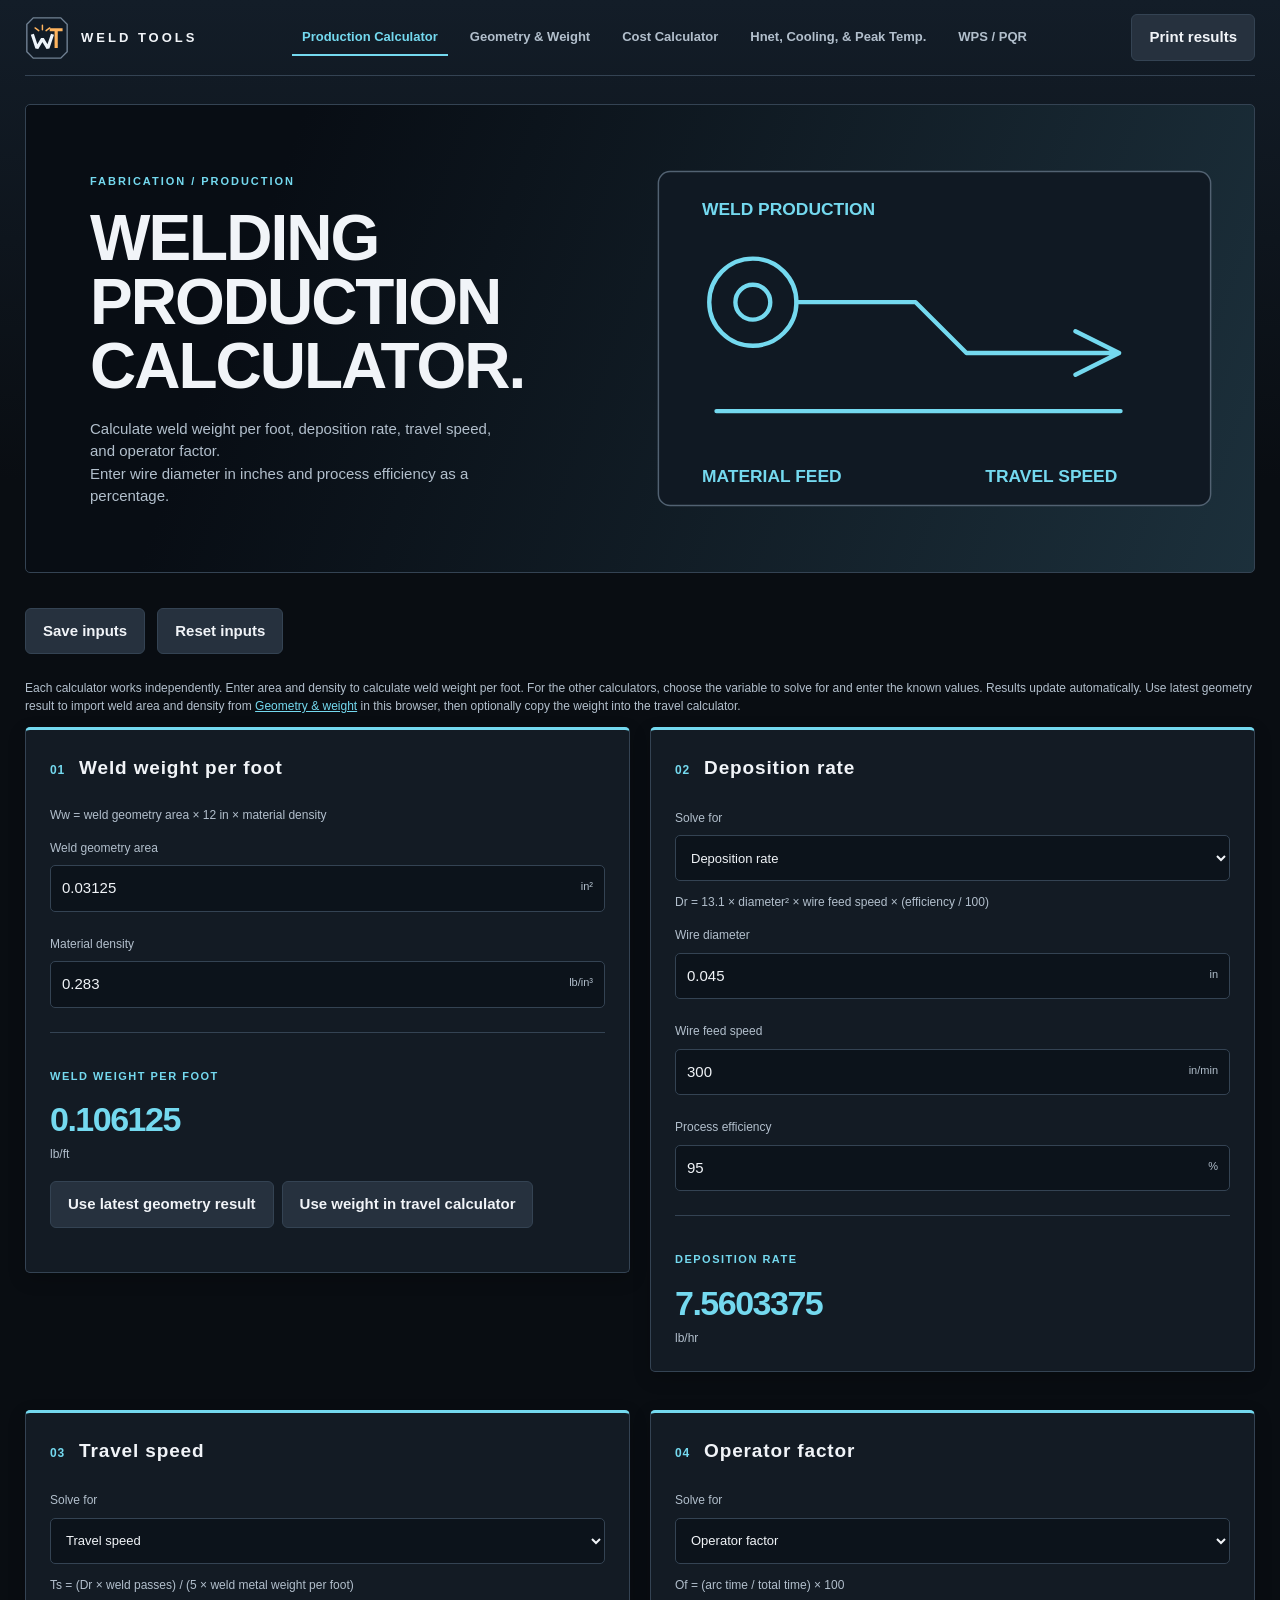
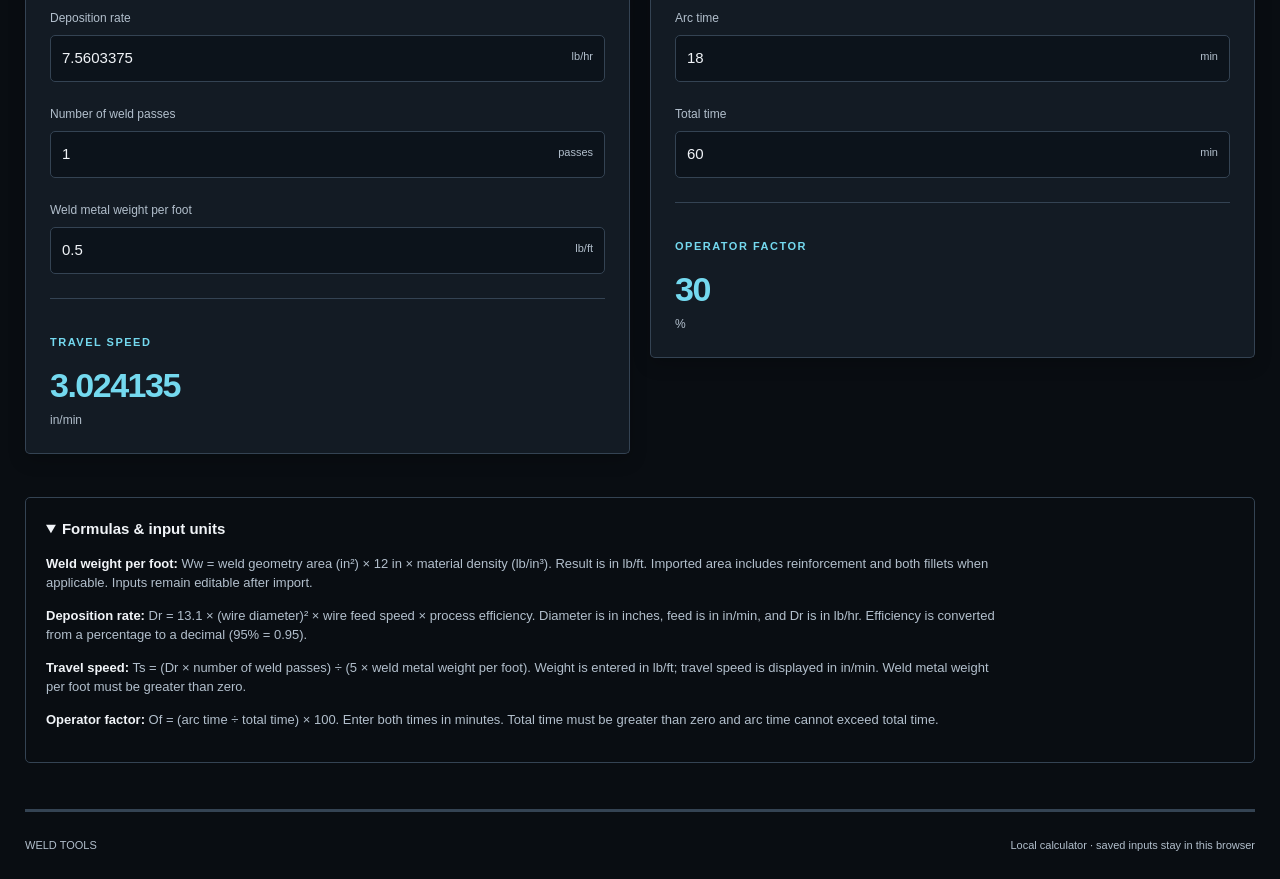
<file: index.html>
<!doctype html>
<html lang="en"><head><meta charset="utf-8"><meta name="viewport" content="width=device-width,initial-scale=1"><title>Weld Tools | Production Calculator</title><link rel="stylesheet" href="style.css"></head>
<body class="theme-production"><header><div class="brand"><img src="weld-mark.svg" alt="" width="44" height="44"><span>WELD TOOLS</span></div><nav><a href="index.html" aria-current="page">Production Calculator</a><a href="geometry.html">Geometry & Weight</a><a href="cost.html">Cost Calculator</a><a href="heat.html">Hnet, Cooling, &amp; Peak Temp.</a><a href="wps.html">WPS / PQR</a></nav><button id="print">Print results</button></header>
<main><div class="intro"><span class="eyebrow">FABRICATION / PRODUCTION</span><h1>Welding production<br>calculator.</h1><p>Calculate weld weight per foot, deposition rate, travel speed, and operator factor.<br>Enter wire diameter in inches and process efficiency as a percentage.</p></div>
<div class="toolbar"><button id="save">Save inputs</button><button id="reset">Reset inputs</button><span id="status" role="status"></span></div>
<p class="note">Each calculator works independently. Enter area and density to calculate weld weight per foot. For the other calculators, choose the variable to solve for and enter the known values. Results update automatically. Use latest geometry result to import weld area and density from <a href="geometry.html">Geometry &amp; weight</a> in this browser, then optionally copy the weight into the travel calculator.</p><form id="inputs" class="independent-calculators" novalidate></form>
<details open><summary>Formulas & input units</summary><div class="methods"><p><strong>Weld weight per foot:</strong> Ww = weld geometry area (in²) × 12 in × material density (lb/in³). Result is in lb/ft. Imported area includes reinforcement and both fillets when applicable. Inputs remain editable after import.</p><p><strong>Deposition rate:</strong> Dr = 13.1 × (wire diameter)² × wire feed speed × process efficiency. Diameter is in inches, feed is in in/min, and Dr is in lb/hr. Efficiency is converted from a percentage to a decimal (95% = 0.95).</p><p><strong>Travel speed:</strong> Ts = (Dr × number of weld passes) ÷ (5 × weld metal weight per foot). Weight is entered in lb/ft; travel speed is displayed in in/min. Weld metal weight per foot must be greater than zero.</p><p><strong>Operator factor:</strong> Of = (arc time ÷ total time) × 100. Enter both times in minutes. Total time must be greater than zero and arc time cannot exceed total time.</p></div></details>
</main><footer>WELD TOOLS <span>Local calculator · saved inputs stay in this browser</span></footer><script src="calculator.js"></script><script src="app.js"></script></body></html>
</file>
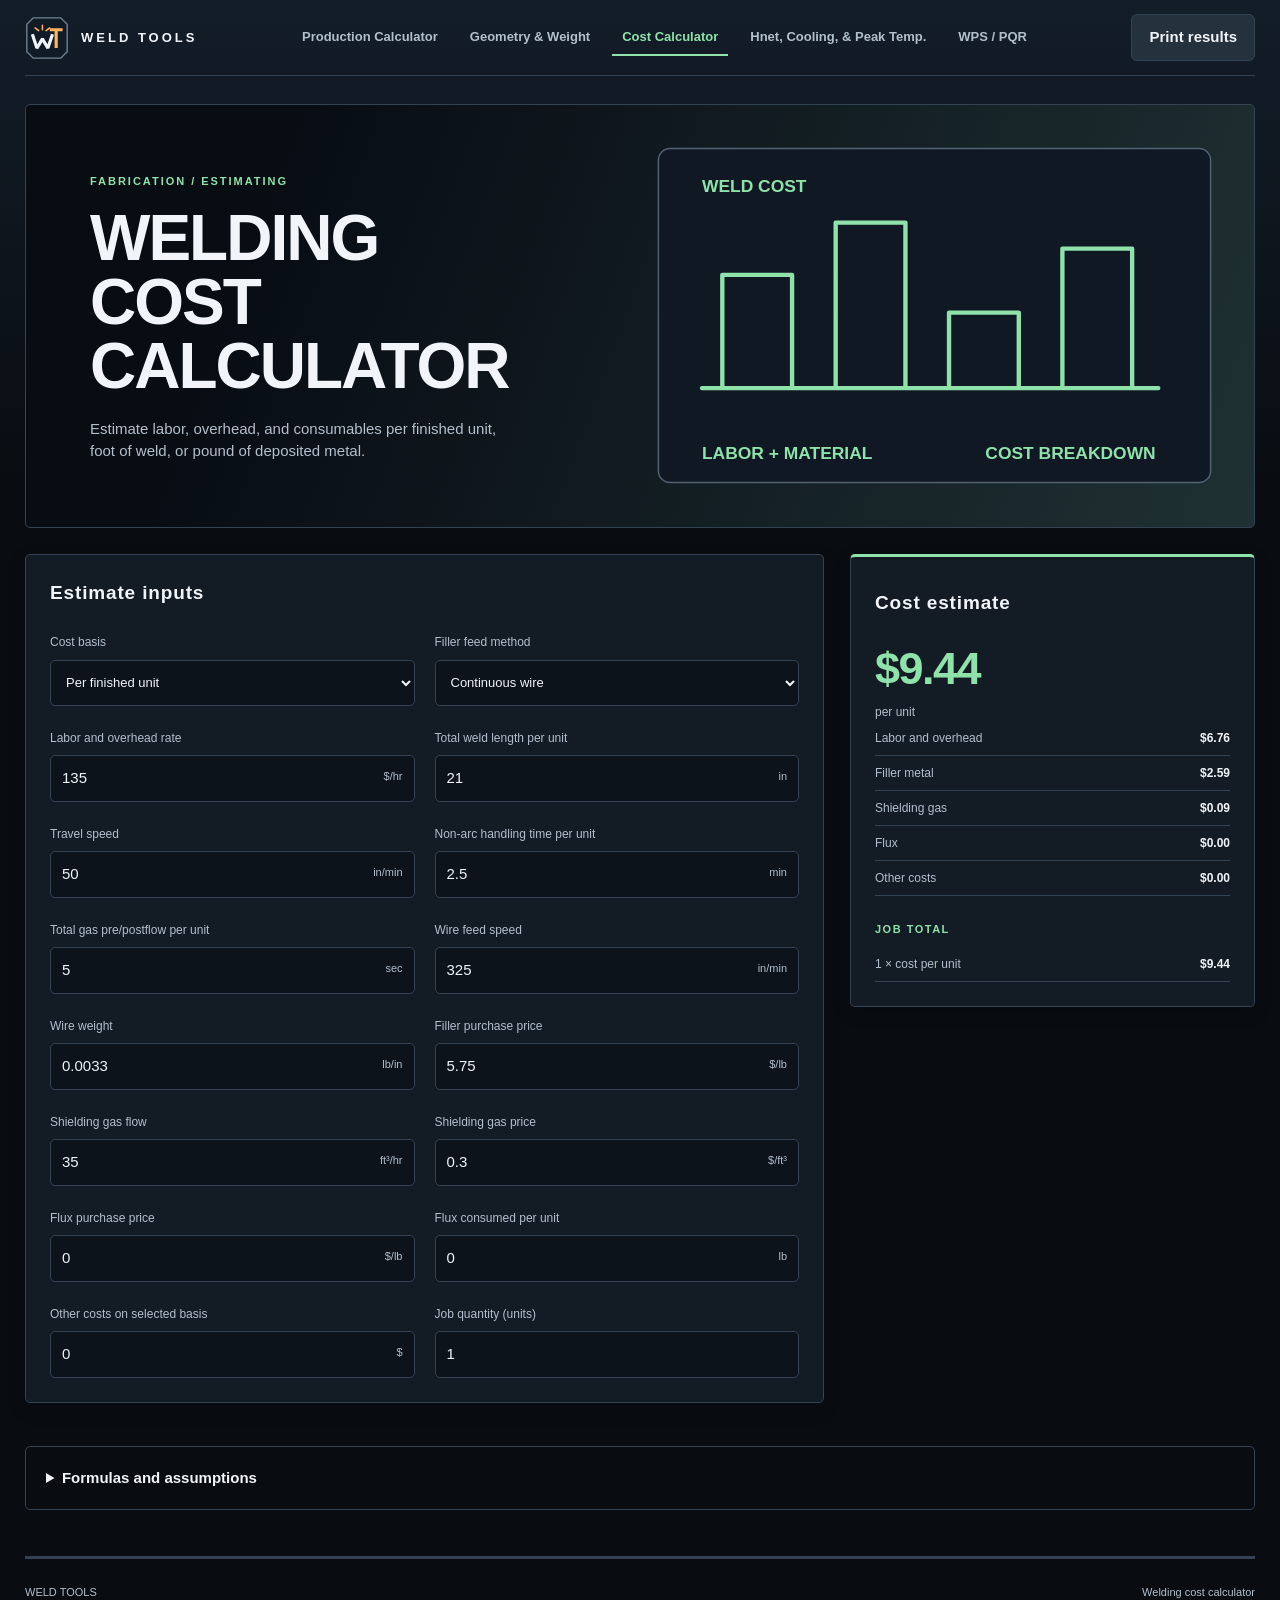
<file: cost.html>
<!doctype html>
<html lang="en"><head><meta charset="utf-8"><meta name="viewport" content="width=device-width,initial-scale=1"><title>Weld Tools | Cost Calculator</title><link rel="stylesheet" href="style.css"></head>
<body class="theme-cost"><header><div class="brand"><img src="weld-mark.svg" alt="" width="44" height="44"><span>WELD TOOLS</span></div><nav><a href="index.html">Production Calculator</a><a href="geometry.html">Geometry &amp; Weight</a><a href="cost.html" aria-current="page">Cost Calculator</a><a href="heat.html">Hnet, Cooling, &amp; Peak Temp.</a><a href="wps.html">WPS / PQR</a></nav><button id="printCost">Print results</button></header>
<main><div class="intro"><span class="eyebrow">FABRICATION / ESTIMATING</span><h1>Welding cost calculator</h1><p>Estimate labor, overhead, and consumables per finished unit, foot of weld, or pound of deposited metal.</p></div>
<div class="layout"><form id="costInputs" novalidate></form><aside><div class="summary"><h2>Cost estimate</h2><div id="costError" role="alert"></div><div id="costResults" aria-live="polite"></div></div></aside></div>
<details><summary>Formulas and assumptions</summary><div class="methods">
<p><strong>Per unit.</strong> Arc minutes = weld length ÷ travel speed. Labor and overhead use arc time + non-arc handling time + gas pre/postflow time. Wire consumed = feed speed × arc minutes × wire weight per inch. For SMAW, purchased electrode = melt-off rate × arc minutes × weight per electrode ÷ usable electrode fraction. Multiply purchased filler weight by price per pound. Gas uses arc and pre/postflow time. Flux uses the entered pounds consumed per unit.</p>
<p><strong>Per foot.</strong> Arc minutes per foot = 12 ÷ travel speed. Labor and overhead use arc minutes ÷ operator factor. Wire, stick, and gas costs use arc minutes per foot. Flux cost uses weld weight per foot × flux ratio × flux price.</p>
<p><strong>Per pound deposited.</strong> Labor and overhead = hourly rate ÷ (deposition rate × operator factor). Filler cost = filler price ÷ process efficiency. Gas cost = flow × gas price ÷ deposition rate. Flux cost = flux ratio × flux price.</p>
<p>Operator factor, process efficiency, and usable electrode percentage are entered as percentages. Gas price is per cubic foot. Flux ratio is pounds of flux consumed per pound deposited. Set unused consumables to zero. Other costs can include additional consumables or base material on the selected cost basis.</p>
</div></details></main><footer>WELD TOOLS <span>Welding cost calculator</span></footer><script src="cost.js"></script></body></html>
</file>
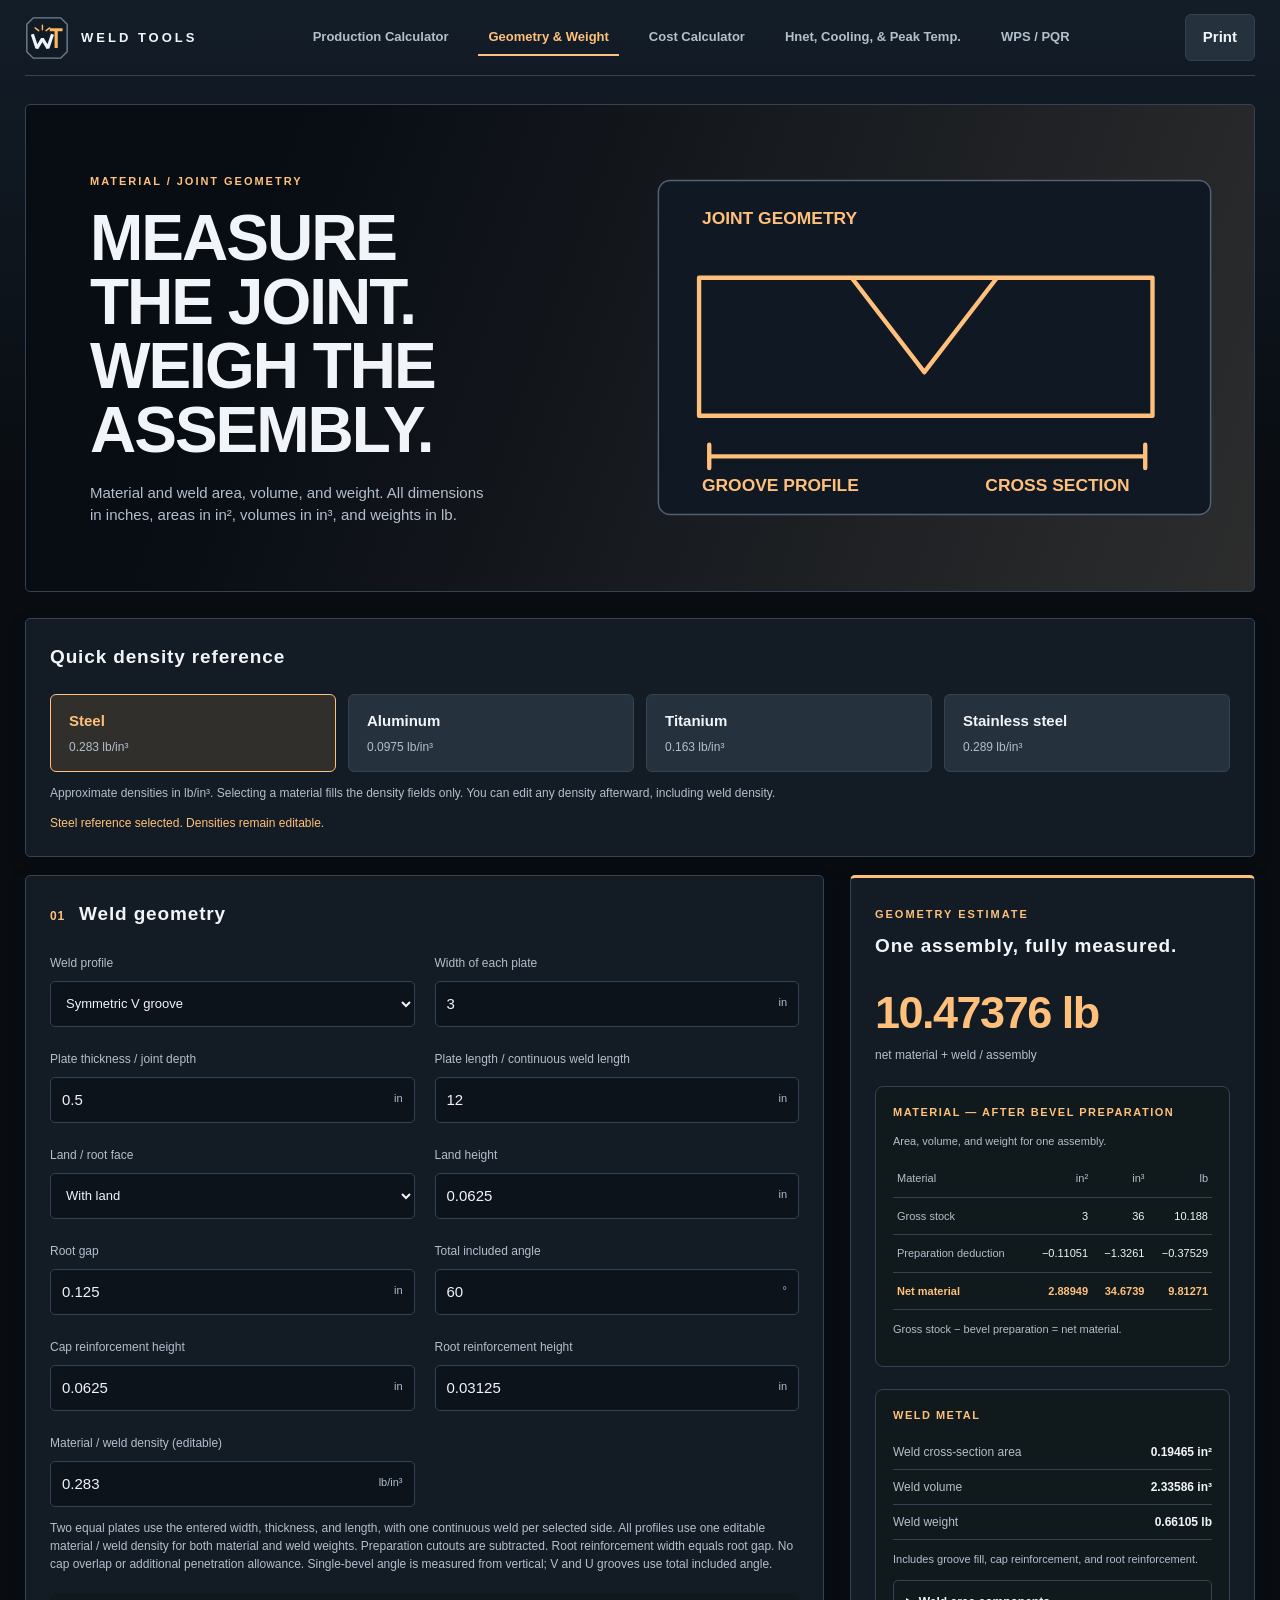
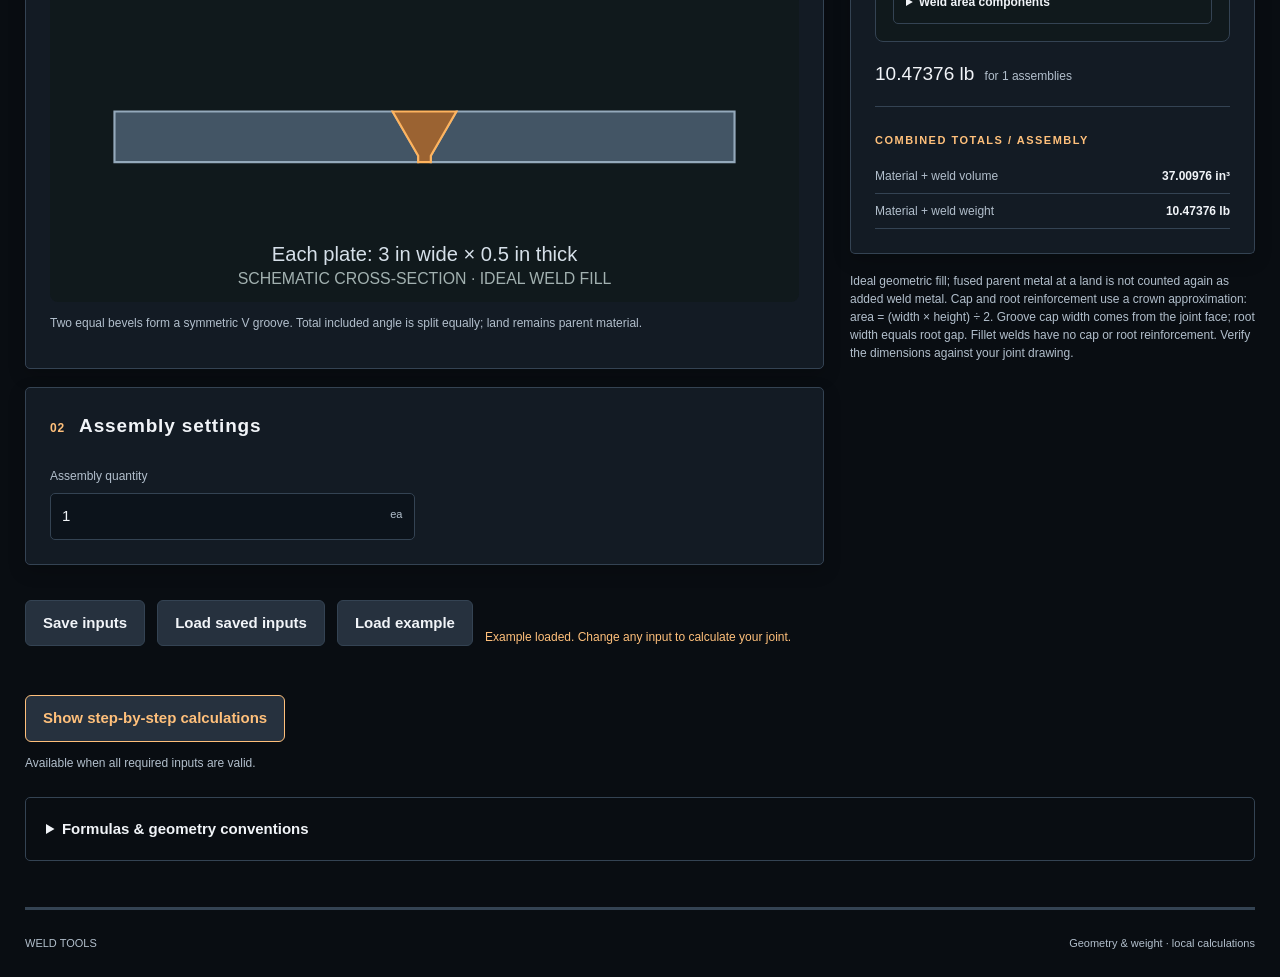
<file: geometry.html>
<!doctype html>
<html lang="en"><head><meta charset="utf-8"><meta name="viewport" content="width=device-width,initial-scale=1"><title>Weld Tools | Geometry & Weight</title><link rel="stylesheet" href="style.css"><link rel="stylesheet" href="geometry.css"></head>
<body class="theme-geometry"><header><div class="brand"><img src="weld-mark.svg" alt="" width="44" height="44"><span>WELD TOOLS</span></div><nav><a href="index.html">Production Calculator</a><a href="geometry.html" aria-current="page">Geometry & Weight</a><a href="cost.html">Cost Calculator</a><a href="heat.html">Hnet, Cooling, &amp; Peak Temp.</a><a href="wps.html">WPS / PQR</a></nav><button onclick="window.print()">Print</button></header>
<main><div class="intro"><span class="eyebrow">MATERIAL / JOINT GEOMETRY</span><h1>Measure the joint.<br>Weigh the assembly.</h1><p>Material and weld area, volume, and weight. All dimensions in inches, areas in in², volumes in in³, and weights in lb.</p></div>
<section id="densityReference"></section><div class="layout"><form id="geometryForm" novalidate>
<section id="weldGeometry"><h2><span>01</span>Weld geometry</h2><div class="fields" id="weldFields"></div><p class="note">Two equal plates use the entered width, thickness, and length, with one continuous weld per selected side. All profiles use one editable material / weld density for both material and weld weights. Preparation cutouts are subtracted. Root reinforcement width equals root gap. No cap overlap or additional penetration allowance. Single-bevel angle is measured from vertical; V and U grooves use total included angle.</p><div id="profile" aria-label="Weld cross-section preview"></div><p id="profileCaption" class="note"></p></section>
<section><h2><span>02</span>Assembly settings</h2><div class="fields"><label><span>Assembly quantity</span><div class="input-wrap"><input id="quantity" type="number" value="1" min="1" step="1"><small>ea</small></div></label></div></section><div class="toolbar"><button type="button" id="saveGeometry">Save inputs</button><button type="button" id="loadGeometry">Load saved inputs</button><button type="button" id="resetGeometry">Load example</button><span id="status" role="status"></span></div></form>
<aside><div class="summary"><span class="eyebrow">GEOMETRY ESTIMATE</span><h2>One assembly, fully measured.</h2><div id="error" role="alert"></div><div id="results" aria-live="polite"></div></div><p class="note">Ideal geometric fill; fused parent metal at a land is not counted again as added weld metal. Cap and root reinforcement use a crown approximation: area = (width × height) ÷ 2. Groove cap width comes from the joint face; root width equals root gap. Fillet welds have no cap or root reinforcement. Verify the dimensions against your joint drawing.</p></aside></div>
<div class="steps-actions"><button type="button" id="showCalculations" disabled aria-expanded="false" aria-controls="calculationSteps">Show step-by-step calculations</button><p class="note">Available when all required inputs are valid.</p></div><section id="calculationSteps" hidden aria-labelledby="stepsTitle"><h2 id="stepsTitle">Step-by-step calculations</h2><div id="stepsContent"></div></section><details><summary>Formulas & geometry conventions</summary><div class="methods"><p>For all profiles, gross material area = 2 × plate width × thickness. Net material area = gross area − preparation cutout area. Net volume = net area × plate/weld length. Material weight = net volume × material density. Fillets remove no material.</p><p>Fillet area = leg A × leg B / 2. If an opposite-side fillet is enabled, add its independent leg A × leg B / 2. Both sides run the same entered length. Symmetric V area = root gap × thickness + (thickness − land)² × tan(included angle / 2). Two equal plates are used; plate length equals weld length, one editable density applies to material and weld metal, and net plate area subtracts both bevel triangles. Root reinforcement width equals root gap. Single bevel area = gap × depth + (depth − land)² × tan(bevel angle) / 2. With no land, land = 0. The root gap is filled through the full depth; the land itself remains parent material.</p><p>U groove: two equal circular root corners of radius R meet straight walls tangent to the circles. Let θ = included angle / 2, H = depth − land, y₀ = R(1 − sin θ), x₀ = R cos θ. Each curved side has x(y) = √[R² − (y − R)²] for 0 ≤ y ≤ y₀. Above y₀, x(y) = x₀ + (y − y₀)tan θ. The removed area is twice the integral of x(y) from 0 to H. The radius must fit completely within H. Weld area = removed area + gap × depth.</p><p>Weld volume = (ideal area + cap area + root area) × length. Each reinforcement area = (width × height) ÷ 2. Cap width is the groove top opening; fillets have no reinforcement. Net material volume = gross material volume − groove cutout volume for all groove profiles. Combined weight = net material weight + deposited weld weight. Reinforcement does not increase the groove cutout.</p><p>The U groove profile exposes radius, root face / land, root gap, and included angle, as illustrated in <a href="https://www.rolledalloys.com/wp-content/uploads/2022/07/LDX-2101_Fabrication-information.pdf" target="_blank" rel="noopener">Rolled Alloys fabrication guidance</a>. This calculator uses ideal geometry, not a procedure qualification or a prescribed joint design.</p></div></details>
</main><footer>WELD TOOLS <span>Geometry & weight · local calculations</span></footer><script src="geometry-core.js"></script><script src="density-reference.js"></script><script src="geometry-results.js"></script><script src="geometry-steps.js"></script><script src="geometry.js"></script></body></html>
</file>
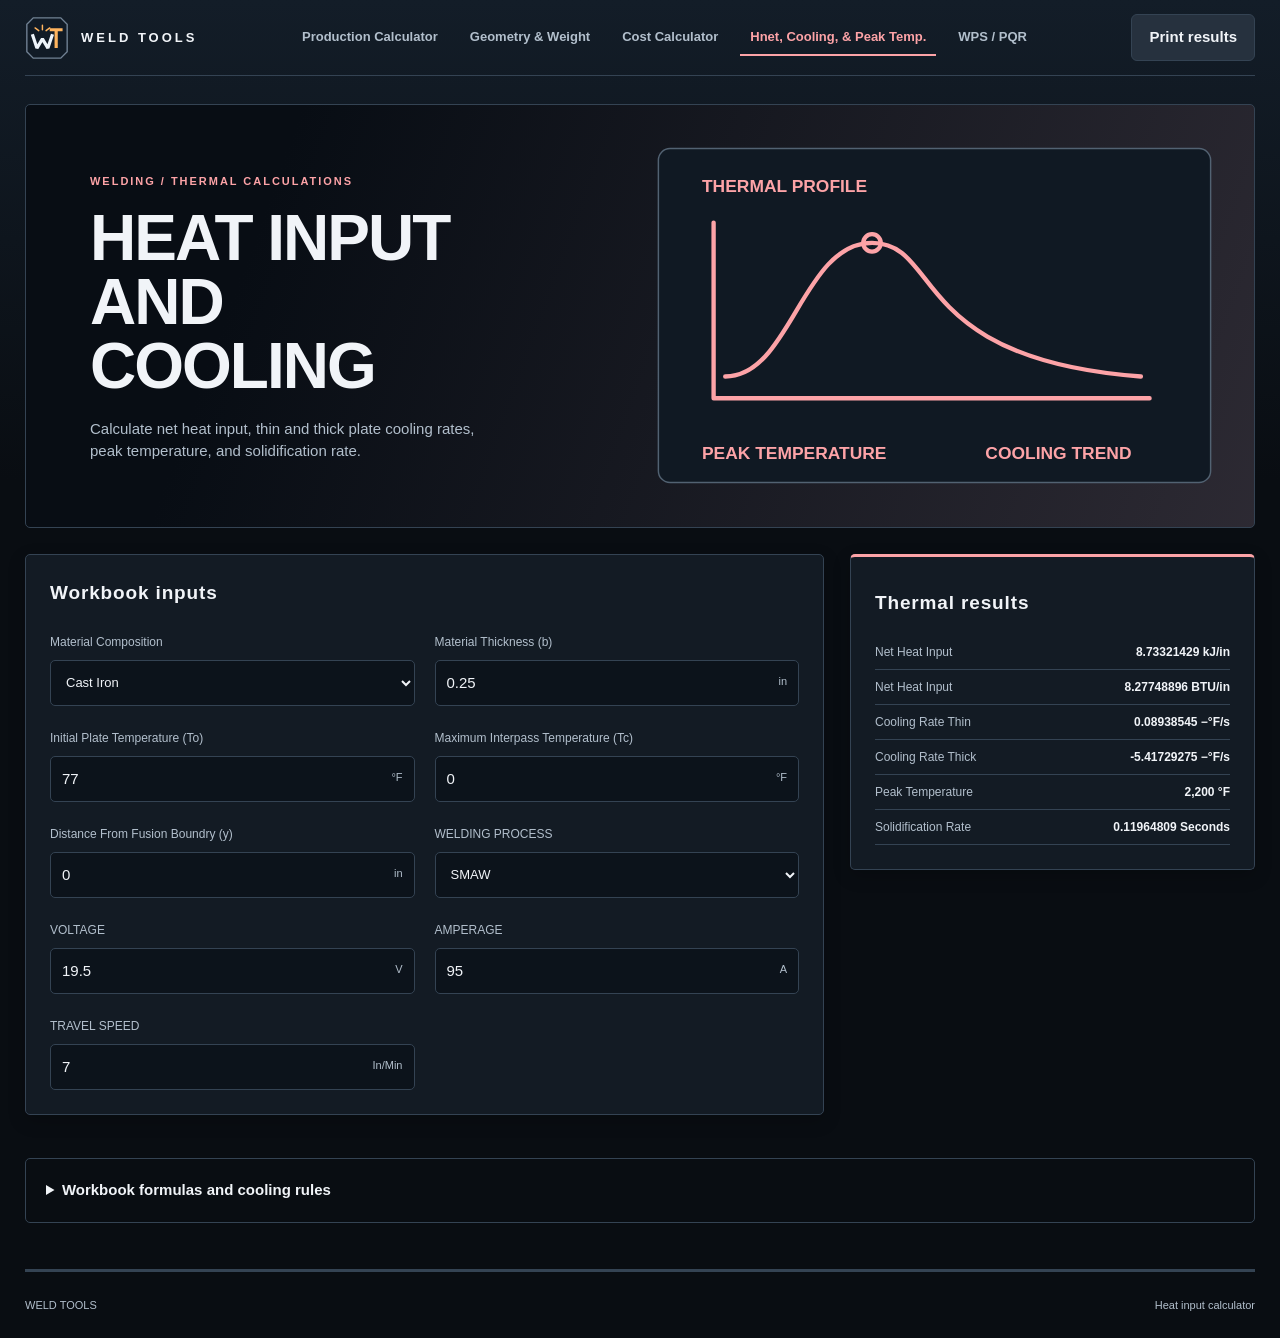
<file: heat.html>
<!doctype html>
<html lang="en"><head><meta charset="utf-8"><meta name="viewport" content="width=device-width,initial-scale=1"><title>Weld Tools | Heat Input</title><link rel="stylesheet" href="style.css"></head>
<body class="theme-heat"><header><div class="brand"><img src="weld-mark.svg" alt="" width="44" height="44"><span>WELD TOOLS</span></div><nav><a href="index.html">Production Calculator</a><a href="geometry.html">Geometry &amp; Weight</a><a href="cost.html">Cost Calculator</a><a href="heat.html" aria-current="page">Hnet, Cooling, &amp; Peak Temp.</a><a href="wps.html">WPS / PQR</a></nav><button onclick="window.print()">Print results</button></header>
<main><div class="intro"><span class="eyebrow">WELDING / THERMAL CALCULATIONS</span><h1>Heat input and cooling</h1><p>Calculate net heat input, thin and thick plate cooling rates, peak temperature, and solidification rate.</p></div>
<div class="layout"><form id="heatForm"><section><h2>Workbook inputs</h2><div class="fields" id="heatFields"></div></section></form><aside class="summary"><h2>Thermal results</h2><div id="heatResults" aria-live="polite"></div></aside></div>
<details><summary>Workbook formulas and cooling rules</summary><div class="methods">
<p>Net heat input H = voltage × amperage × 60 ÷ (travel speed × 1,000) × arc efficiency in kJ/in. Multiply by 0.947817 for BTU/in. The formulas below use H in BTU/in, ΔT = Tc − To, and k = thermal conductivity ÷ 3,600 ÷ 12.</p>
<p>Relative plate thickness = b × √(density × specific heat × ΔT ÷ H). Use thin only at 0.6 or less, both between 0.6 and 0.9, and thick only at 0.9 or greater. Both calculated values are shown with the applicable rule. Cooling rates retain the workbook’s signs and −°F/s label.</p>
<p>Thin cooling = −2π × density × specific heat × ΔT³ × (b/H)² × k. Thick cooling = −2π × ΔT² × k ÷ H.</p>
<p>Peak temperature = To + H(Tm − To) ÷ [density × specific heat × b × y × √(2πe) × (Tm − To) + H]. Solidification rate = latent heat × H × density ÷ [k × 2π × density × specific heat × (Tm − To)²], in seconds.</p>
<p>Plate thickness and distance use inches. In the formulas above, ρ is density, C is specific heat, L is latent heat of fusion, and Tm is melting temperature. The conductivity in the reference table is converted to k by dividing by 3,600 and then by 12.</p>
<h3>Material property reference</h3>
<div class="heat-reference">
<table>
<caption>Editable material properties</caption>
<thead><tr><th scope="col">Material</th><th scope="col">Density (ρ)<br>lb/in³</th><th scope="col">Specific heat (C)<br>BTU/(lb·°F)</th><th scope="col">Thermal conductivity<br>BTU/(ft·hr·°F)</th><th scope="col">Latent heat of fusion (L)<br>BTU/lb</th><th scope="col">Melting temperature (Tm)<br>°F</th></tr></thead>
<tbody>
<tr><th scope="row">Aluminum 3004</th><td>0.094</td><td>0.220</td><td>137</td><td>170</td><td>1220</td></tr>
<tr><th scope="row">Aluminum 6061</th><td>0.098</td><td>0.222</td><td>136</td><td>170</td><td>1220</td></tr>
<tr><th scope="row">Cast Iron</th><td>0.258</td><td>0.11</td><td>52.0</td><td>54.2</td><td>2200</td></tr>
<tr><th scope="row">Austenitic SS</th><td>0.290</td><td>0.120</td><td>8.32</td><td>34.68</td><td>2750</td></tr>
<tr><th scope="row">Martensitic SS</th><td>0.278</td><td>0.110</td><td>8.26</td><td>33.10</td><td>2750</td></tr>
<tr><th scope="row">Carbon Steel 0.5%</th><td>0.284</td><td>0.120</td><td>31.2</td><td>24.0</td><td>2700</td></tr>
<tr><th scope="row">Carbon Steel 1.0%</th><td>0.283</td><td>0.120</td><td>24.8</td><td>24.0</td><td>2600</td></tr>
<tr><th scope="row">Carbon Steel 1.5%</th><td>0.282</td><td>0.120</td><td>20.8</td><td>24.0</td><td>2500</td></tr>
</tbody>
</table>
</div>
<p>Valid edits apply immediately. Save to keep them after refreshing or reopening this page.</p><div class="toolbar"><button type="button" id="saveMaterials">Save material properties</button><span id="materialSaveStatus" role="status"></span></div>
</div></details></main><footer>WELD TOOLS <span>Heat input calculator</span></footer><script src="heat.js"></script></body></html>
</file>
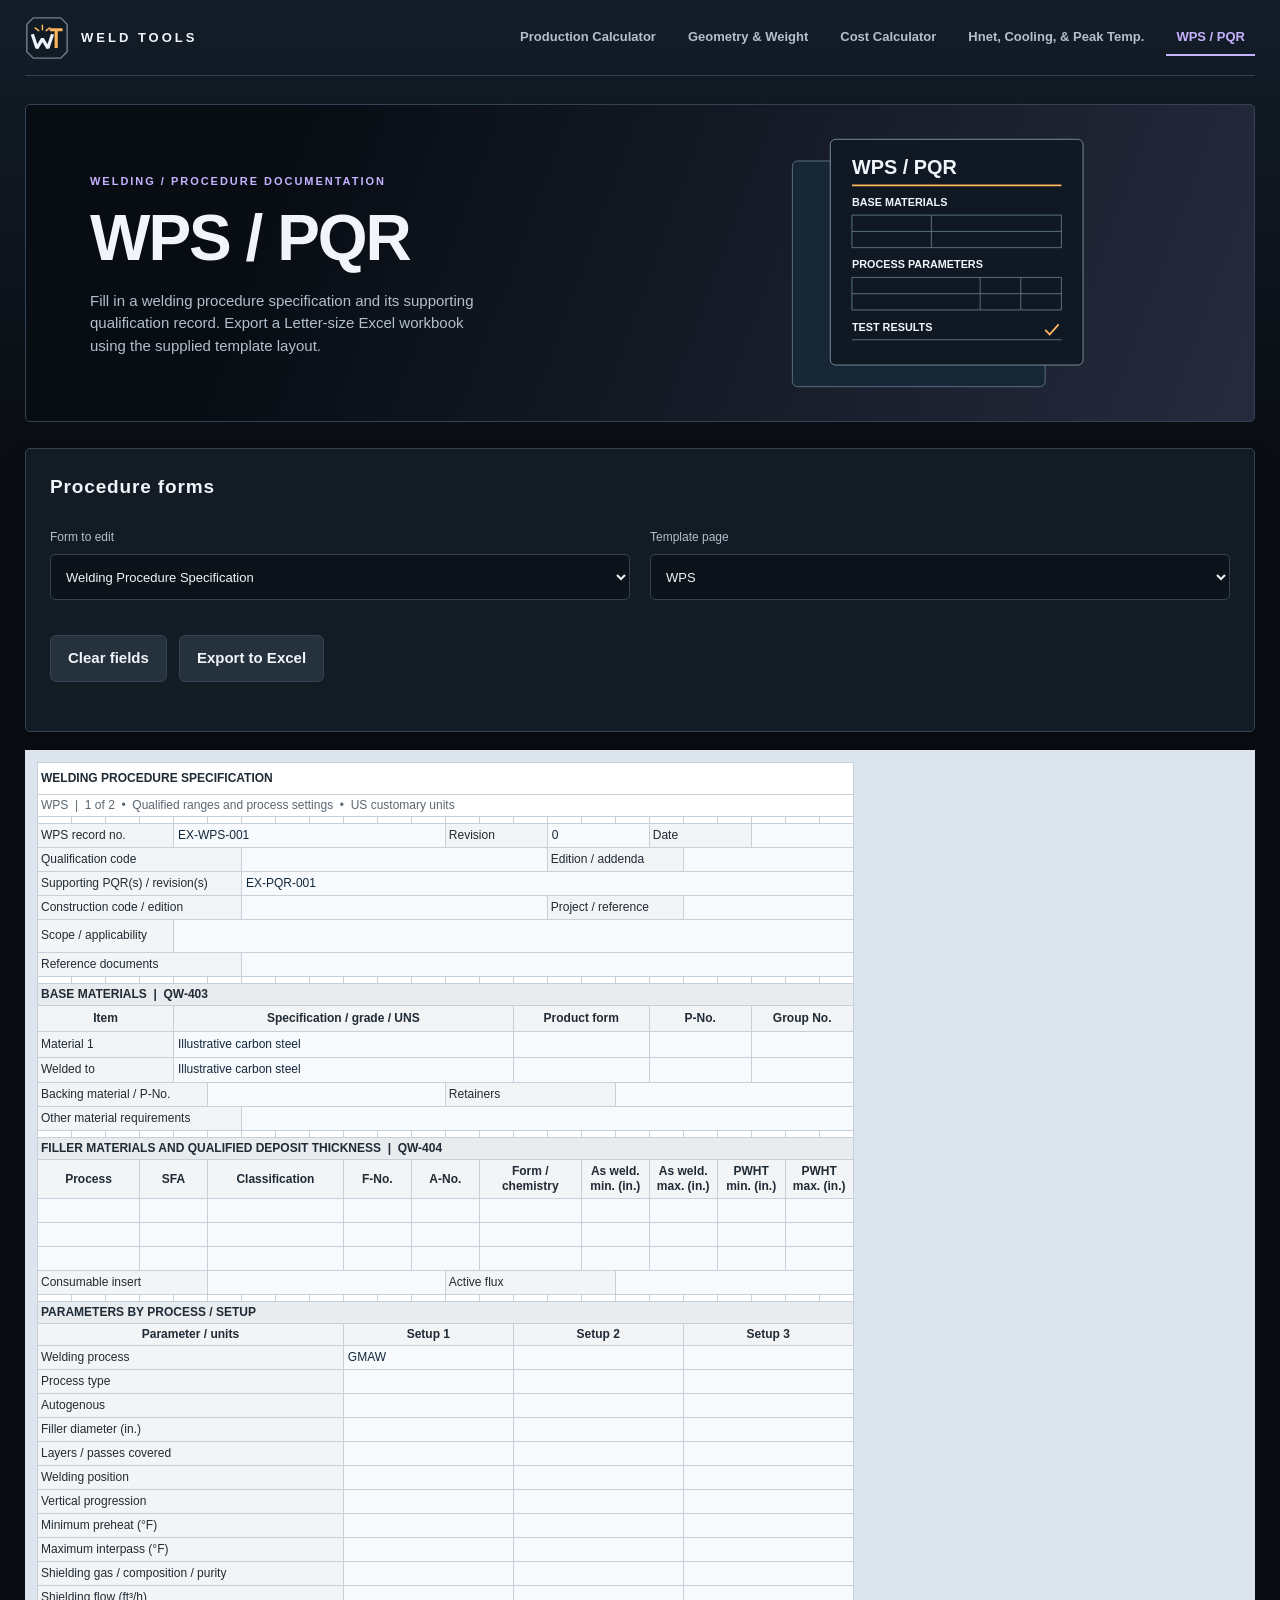
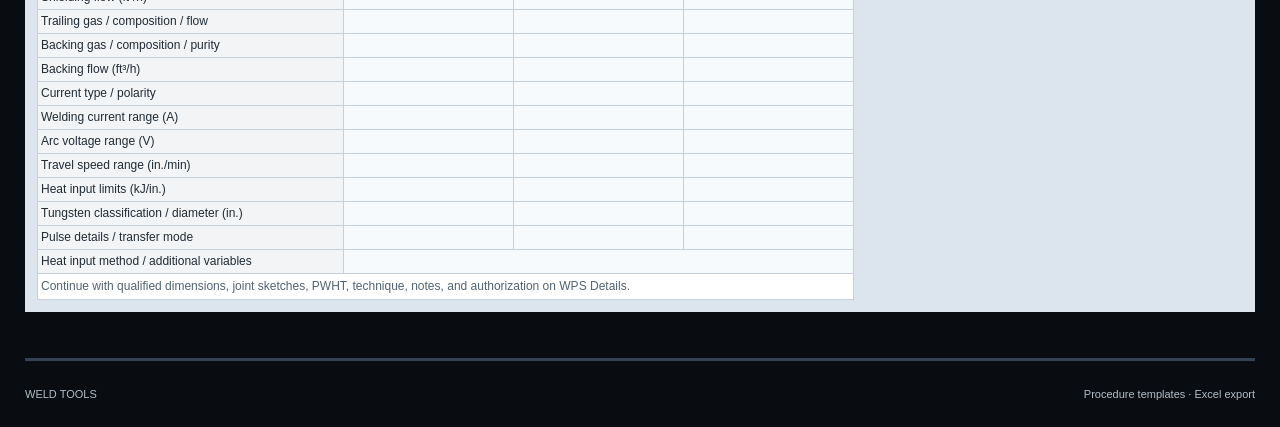
<file: wps.html>
<!doctype html>
<html lang="en"><head><meta charset="utf-8"><meta name="viewport" content="width=device-width,initial-scale=1"><title>Weld Tools | WPS / PQR</title><link rel="stylesheet" href="style.css"><link rel="stylesheet" href="wps.css"></head>
<body class="theme-wps"><header><div class="brand"><img src="weld-mark.svg" alt="" width="44" height="44"><span>WELD TOOLS</span></div><nav aria-label="Tools"><a href="index.html">Production Calculator</a><a href="geometry.html">Geometry &amp; Weight</a><a href="cost.html">Cost Calculator</a><a href="heat.html">Hnet, Cooling, &amp; Peak Temp.</a><a href="wps.html" aria-current="page">WPS / PQR</a></nav></header>
<main><div class="intro"><span class="eyebrow">WELDING / PROCEDURE DOCUMENTATION</span><h1>WPS / PQR</h1><p>Fill in a welding procedure specification and its supporting qualification record. Export a Letter-size Excel workbook using the supplied template layout.</p></div>
<section id="wpsEditor"><h2>Procedure forms</h2><div class="fields"><label><span>Form to edit</span><select id="record"><option value="WPS">Welding Procedure Specification</option><option value="PQR">Procedure Qualification Record</option></select></label><label><span>Template page</span><select id="templatePage"></select></label></div><div class="toolbar"><button type="button" id="exportWorkbook">Export to Excel</button><span id="exportStatus" role="status"></span></div></section>
<div id="recordForms"></div>
</main><footer>WELD TOOLS <span>Procedure templates · Excel export</span></footer><script src="wps-template.js"></script><script src="wps-xlsx.js"></script><script src="wps.js"></script></body></html>
</file>
<file: style.css>
:root{color-scheme:dark;--bg:#101719;--panel:#192225;--line:#344043;--text:#edf1ec;--muted:#a2b1b0;--accent:#d9f178}*{box-sizing:border-box}body{margin:0;background:var(--bg);color:var(--text);font:15px/1.5 'Segoe UI',Arial,sans-serif}header,main,footer{max-width:1250px;margin:auto}header{height:85px;display:flex;align-items:center;justify-content:space-between;border-bottom:1px solid var(--line)}.brand{font-size:25px;font-weight:850;color:var(--accent)}.brand span{margin-left:18px;font-size:13px;letter-spacing:3px;color:var(--text)}button{background:transparent;border:1px solid var(--line);border-radius:6px;color:var(--text);padding:11px 17px;cursor:pointer}button:hover{border-color:var(--accent);color:var(--accent)}main{padding:46px 0}.eyebrow{font-size:11px;letter-spacing:2px;font-weight:700;color:var(--accent)}h1{font-size:clamp(32px,4vw,53px);line-height:1.12;letter-spacing:-2px;margin:14px 0 20px}.intro p,.note{color:var(--muted)}.toolbar{display:flex;align-items:end;gap:12px;margin:35px 0 25px}.toolbar label{max-width:350px;flex:1}.toolbar input{margin-top:6px}.toolbar span{font-size:12px;color:var(--accent)}.layout{display:grid;grid-template-columns:minmax(0,1fr) 405px;gap:26px;align-items:start}section,.summary{background:var(--panel);border:1px solid var(--line);border-radius:10px;padding:24px;margin-bottom:18px}h2{font-size:19px;margin:0 0 23px}h2>span{color:var(--accent);font-size:12px;margin-right:14px}.fields{display:grid;grid-template-columns:1fr 1fr;gap:20px}label>span,.toolbar label{font-size:12px;color:var(--muted)}input,select{font:inherit;color:var(--text);background:#10191c;border:1px solid var(--line);border-radius:5px;padding:11px;width:100%;min-width:0}select{margin-top:7px;height:46px;font-size:13px}input:focus,select:focus{outline:2px solid var(--accent);outline-offset:1px}.input-wrap{position:relative;margin-top:7px}.input-wrap input{padding-right:75px}.input-wrap small{position:absolute;right:12px;top:13px;color:var(--muted);font-size:11px;pointer-events:none}[hidden]{display:none!important}.summary{border-top:3px solid var(--accent)}.summary h2{margin:8px 0 18px;overflow-wrap:anywhere}.hero-value{font-size:45px;font-weight:650;letter-spacing:-1.5px;color:var(--accent)}.hero-value span{display:block;font-size:12px;color:var(--muted);font-weight:400;letter-spacing:0}.batch{padding:18px 0;border-bottom:1px solid var(--line);font-size:19px}.batch span{font-size:12px;color:var(--muted);margin-left:5px}h3{font-size:11px;text-transform:uppercase;letter-spacing:1.5px;color:var(--accent);margin:25px 0 10px}.result-row{display:flex;justify-content:space-between;gap:15px;padding:8px 0;font-size:12px;border-bottom:1px solid #283437}.result-row span{color:var(--muted)}.result-row strong{text-align:right;font-weight:600;white-space:nowrap}.note{font-size:12px}#error:not(:empty){background:#542f29;color:#ffcec1;border-radius:5px;padding:14px}details{border:1px solid var(--line);border-radius:8px;margin-top:25px;padding:20px}summary{cursor:pointer;font-weight:600}.methods{color:var(--muted);max-width:950px;font-size:13px}.methods strong{color:var(--text)}a{color:var(--accent)}footer{display:flex;justify-content:space-between;color:var(--muted);font-size:11px;padding:25px 0;border-top:1px solid var(--line)}@media(max-width:1300px){header,main,footer{margin-left:25px;margin-right:25px}}@media(max-width:850px){.layout{grid-template-columns:1fr}.toolbar{flex-wrap:wrap}.toolbar label{flex-basis:100%;min-width:100%}.intro p br{display:none}}@media(max-width:450px){.fields{grid-template-columns:1fr}section,.summary{padding:18px}footer{display:block}footer span{display:block;margin-top:8px}}@media print{ :root{color-scheme:light;--bg:white;--panel:white;--line:#bbb;--text:#111;--muted:#444;--accent:#274600}body{font-size:11px}header,main,footer{margin:0}header{height:45px}.intro,.toolbar,button,.note,details,footer{display:none}main{padding:15px 0}.layout{grid-template-columns:1fr 340px;gap:15px}section,.summary{padding:12px;break-inside:avoid}.fields{gap:8px}input,select{background:white;color:#111;padding:5px}.input-wrap input{padding-right:65px}.input-wrap small{top:7px}select{height:32px}h2{margin-bottom:10px}.hero-value{font-size:35px}.result-row{padding:6px 0}h3{margin-top:16px}}
nav{display:flex;gap:20px;font-size:13px}nav a{text-decoration:none;color:var(--muted)}nav a[aria-current]{color:var(--accent)}@media(max-width:650px){header{flex-wrap:wrap;height:auto;padding:18px 0;gap:15px}nav{order:3;width:100%}}@media print{nav{display:none}}

.density-buttons{display:flex;flex-wrap:wrap;gap:12px}.density-buttons button{flex:1;min-width:145px;text-align:left;font-weight:600;padding:15px 18px}.density-buttons small{display:block;color:var(--muted);font-size:12px;font-weight:400;margin-top:5px}.density-buttons button[aria-pressed="true"]{border-color:var(--accent);background:#26341f;color:var(--accent)}.density-selection{font-size:12px;color:var(--accent);margin-bottom:0}@media print{#densityReference{display:none}}

.independent-calculators{display:grid;grid-template-columns:repeat(2,minmax(0,1fr));gap:20px;align-items:start}.independent-calculators .fields{grid-template-columns:1fr}.calculator-result{border-top:1px solid var(--line);margin-top:24px;padding-top:10px;overflow-wrap:anywhere}.calculator-result .hero-value{font-size:34px}@media(max-width:1000px){.independent-calculators{grid-template-columns:1fr}}@media print{.independent-calculators{grid-template-columns:repeat(3,minmax(0,1fr))}}

.calculator-result + button{margin-top:18px}.calculator-result ~ button{margin-right:8px;margin-bottom:8px}

.heat-reference { overflow-x: auto; }
.heat-reference table { width: 100%; border-collapse: collapse; }
.heat-reference caption { text-align: left; padding: 0 0 10px; }
.heat-reference th, .heat-reference td { padding: 8px; border: 1px solid var(--line); }
.heat-reference th { color: var(--text); text-align: left; }
.heat-reference td { text-align: right; font-variant-numeric: tabular-nums; }

/* Shared welding shop theme */
@media screen {
  :root {
    --bg: #10151b;
    --panel: #1a222c;
    --line: #3c4856;
    --text: #f1f4f8;
    --muted: #b2bfcc;
    --accent: #ffb45e;
    --recess: #121921;
  }

  body {
    background-image: linear-gradient(180deg, #1c2530, transparent 420px);
  }

  header {
    gap: 18px;
    border-bottom: 2px solid var(--line);
  }

  .brand {
    display: flex;
    align-items: center;
    gap: 12px;
  }

  .brand img { width: 44px; height: 44px; }
  .brand span { margin-left: 0; white-space: nowrap; }
  nav { flex-wrap: wrap; gap: 5px 12px; }
  nav a { padding: 8px 10px; border-bottom: 2px solid transparent; }
  nav a:hover, nav a[aria-current] { border-color: var(--accent); color: var(--accent); }

  .intro {
    padding: clamp(24px, 5vw, 54px);
    margin-bottom: 26px;
    border: 1px solid var(--line);
    border-radius: 5px;
    background:
      radial-gradient(ellipse at 100% 100%, #ff9b4130, transparent 55%),
      repeating-linear-gradient(135deg, #ffffff06 0 1px, transparent 1px 12px),
      linear-gradient(110deg, #18202a, #2a3542);
    box-shadow: inset 4px 0 var(--accent);
  }

  .intro h1 { max-width: 820px; }
  .intro p { max-width: 680px; margin-bottom: 0; }
  .eyebrow { letter-spacing: .18em; }
  section, .summary, details { border-radius: 5px; }
  section, .summary { box-shadow: 0 6px 18px #0003; }
  .summary, .independent-calculators > section { border-top: 3px solid var(--accent); }
  input, select { background: var(--recess); }
  button { background: #26313e; font: inherit; font-weight: 600; }
  button:focus-visible, a:focus-visible, summary:focus-visible { outline: 2px solid var(--accent); outline-offset: 3px; }
  .hero-value, .result-row strong, .geometry-table td { font-variant-numeric: tabular-nums; }
  .result-row { border-color: var(--line); }
  .density-buttons button[aria-pressed="true"] { background: #ffb45e20; }
  #costError:not(:empty) { background: #542f29; color: #ffcec1; border-radius: 5px; padding: 14px; }
  footer { border-top: 3px solid var(--line); }
}

@media screen {
  :root { --bg: #090d12; --panel: #131b24; --line: #344353; --recess: #0c131b; }
  body { background-image: linear-gradient(180deg, #131d28, transparent 480px); }
  header { min-height: 76px; height: auto; padding-block: 12px; border-bottom-width: 1px; }
  nav a { font-weight: 650; }
  main { padding-top: 28px; }
  .intro {
    position: relative;
    isolation: isolate;
    overflow: hidden;
    padding: clamp(26px, 5vw, 64px);
    background: linear-gradient(110deg, #080d14 20%, #172736);
    box-shadow: none;
  }
  .intro::after {
    content: "";
    position: absolute;
    z-index: -1;
    inset: 0 0 0 48%;
    background: url("weld-joint.svg") center / contain no-repeat;
  }
  .intro h1 {
    max-width: 12ch;
    font-size: clamp(36px, 5vw, 68px);
    line-height: 1;
    text-transform: uppercase;
  }
  .intro p { max-width: min(49ch, 54%); }
  .calculator-jump {
    display: inline-block;
    margin-top: 24px;
    padding: 10px 16px;
    border: 1px solid var(--accent);
    color: var(--text);
    font-weight: 650;
    text-decoration: none;
  }
  .calculator-jump:hover { background: var(--accent); color: #090d12; }
  .layout > *, .independent-calculators > section { min-width: 0; }
  .summary { position: sticky; top: 16px; }
  .summary h2, section h2 { letter-spacing: .045em; }
  @media (max-width: 960px) {
    header { flex-wrap: wrap; }
    header nav { order: 3; width: 100%; }
    header > button { margin-left: auto; }
    .summary { position: static; }
  }
  @media (max-width: 650px) {
    header, main, footer { margin-inline: 14px; }
    .intro::after { inset: 0 0 0 30%; opacity: .26; }
    .intro p { max-width: 49ch; }
    nav a { padding-inline: 6px; }
  }
}

@media screen {
  .theme-production { --accent: #74d9ef; }
  .theme-production .intro::after { background-image: url("graphic-production.svg"); }
  .theme-geometry { --accent: #ffc07b; }
  .theme-geometry .intro::after { background-image: url("graphic-geometry.svg"); }
  .theme-cost { --accent: #8ee2aa; }
  .theme-cost .intro::after { background-image: url("graphic-cost.svg"); }
  .theme-heat { --accent: #fda3a7; }
  .theme-heat .intro::after { background-image: url("graphic-heat.svg"); }
  .theme-wps { --accent: #c6b2ff; }
  .intro { background: linear-gradient(110deg, #080d14 20%, color-mix(in srgb, var(--accent) 12%, #101923)); }
}
.heat-reference input { min-width: 85px; padding: 6px; text-align: right; }
.heat-reference input[aria-invalid="true"] { border-color: #ff7373; }
</file>
<file: geometry.css>
nav{display:flex;gap:20px;font-size:13px}nav a{text-decoration:none;color:var(--muted)}nav a[aria-current]{color:var(--accent)}.material-piece{border-top:1px solid var(--line);padding:18px 0}.piece-title{display:flex;align-items:center;justify-content:space-between;margin-bottom:12px}.piece-title strong{font-size:13px}.piece-title button{padding:5px 10px;font-size:12px}#profile{margin-top:20px;background:#10191c;border-radius:8px;padding:14px}#profile svg{display:block;width:100%;height:190px}.geometry-table{width:100%;font-size:12px;border-collapse:collapse}.geometry-table td,.geometry-table th{text-align:right;border-bottom:1px solid var(--line);padding:10px 4px}.geometry-table th:first-child,.geometry-table td:first-child{text-align:left;color:var(--muted)}.geometry-table th{font-weight:500;color:var(--muted)}@media(max-width:650px){header{flex-wrap:wrap;height:auto;padding:18px 0;gap:15px}nav{order:3;width:100%}.geometry-table{font-size:11px}}@media print{nav,#addMaterial,.piece-title button{display:none}#profile{background:white}#profile svg{height:130px}details{display:block!important;font-size:10px}.methods{font-size:10px}.geometry-table{font-size:10px}.geometry-table td,.geometry-table th{padding:6px 2px}}

.result-box{margin-top:22px;padding:17px;border:1px solid var(--line);border-radius:8px;background:#10191c}.result-box h3{margin:0 0 12px}.result-box .geometry-table{font-size:11px}.result-box .geometry-table th{font-weight:500}.result-box .geometry-table tbody tr:last-child{color:var(--accent);font-weight:650}.result-box .geometry-table tbody tr:last-child th{color:var(--accent);font-weight:650}.result-box details{padding:12px;margin-top:12px}.result-box summary{font-size:12px}.result-box .note{font-size:11px}@media print{.result-box{background:white;break-inside:avoid;padding:10px}.result-box .geometry-table{font-size:9px}}

.steps-actions{margin:24px 0}.steps-actions button{border-color:var(--accent);color:var(--accent)}.steps-actions button:disabled{opacity:.4;cursor:not-allowed}.steps-group{border-top:1px solid var(--line);margin-top:20px;padding-top:10px}.steps-group h3{font-size:15px}.steps-group ol{display:grid;grid-template-columns:1fr 1fr;gap:16px;padding-left:25px}.steps-group li{padding:12px;background:#10191c;border-radius:6px;margin-left:5px;overflow-wrap:anywhere}.steps-group h4{font-size:13px;margin:0 0 8px}.steps-group p{font-size:13px;color:var(--muted);margin:6px 0}.steps-group strong{color:var(--accent)}@media(max-width:650px){.steps-group ol{grid-template-columns:1fr}}@media print{.steps-actions{display:none}.steps-group li{background:white;break-inside:avoid}#calculationSteps{break-inside:auto}}
.layout #profile svg { height: auto; }
@media print { .layout #profile svg { height: 130px; } }
</file>
<file: wps.css>
.wps-table-wrap { overflow-x: auto; }
.wps-table { width: 100%; min-width: 640px; border-collapse: collapse; }
.wps-table th, .wps-table td { padding: 8px; border: 1px solid var(--line); }
.wps-table th { text-align: left; font-size: .85rem; }
.wps-table td { min-width: 100px; }
.wps-table input { padding: 8px; }
.wps-notes { display: block; }
.wps-notes textarea { display: block; width: 100%; min-height: 100px; margin-top: 8px; padding: 12px; font: inherit; color: var(--text); background: var(--recess, var(--bg)); border: 1px solid var(--line); border-radius: 5px; resize: vertical; }
.wps-notes textarea:focus-visible { outline: 2px solid var(--accent); outline-offset: 1px; }
.wps-add { margin-top: 12px; }
@media screen {
  body:has(#wpsEditor) .intro::after { background-image: url("wps-form.svg"); }
}
@media (max-width: 1080px) {
  body:has(#wpsEditor) header { flex-wrap: wrap; }
  body:has(#wpsEditor) header nav { order: 3; width: 100%; }
}

.worksheet-scroll { overflow-x: auto; background: #dce5ee; padding: 12px; }
.worksheet-grid { table-layout: fixed; width: max-content; border-collapse: collapse; background: white; color: #172330; font: 12px/1.25 Arial, sans-serif; }
.worksheet-grid td { border: 1px solid #c5d0da; padding: 3px; white-space: pre-wrap; overflow-wrap: anywhere; }
.worksheet-grid td.worksheet-editable { background: #f6fafd; padding: 0; }
.worksheet-grid input, .worksheet-grid textarea { box-sizing: border-box; width: 100%; min-width: 0; color: #14283b; background: transparent; border: 0; border-radius: 0; padding: 4px; font: inherit; }
.worksheet-grid textarea { min-height: 64px; resize: vertical; }
.worksheet-grid :is(input, textarea):focus { outline: 2px solid #1974aa; outline-offset: -2px; background: white; }
</file>
